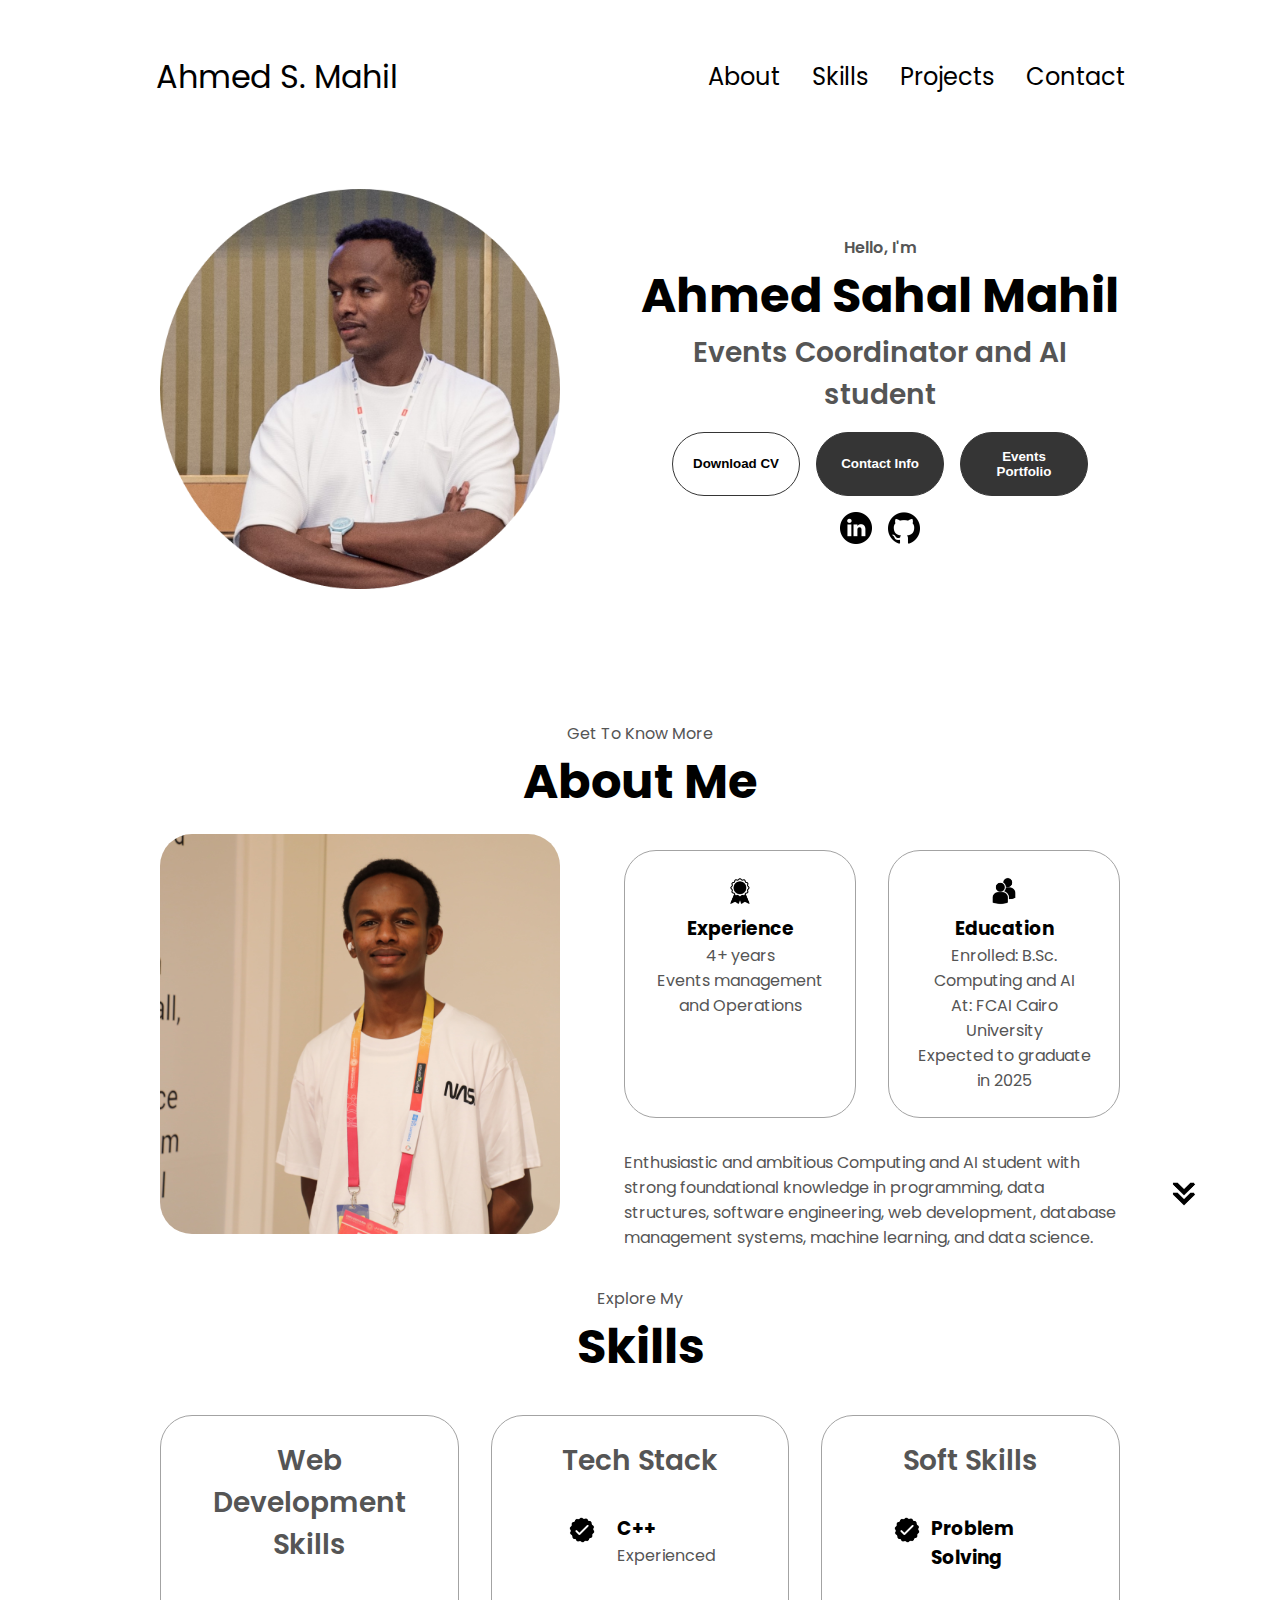
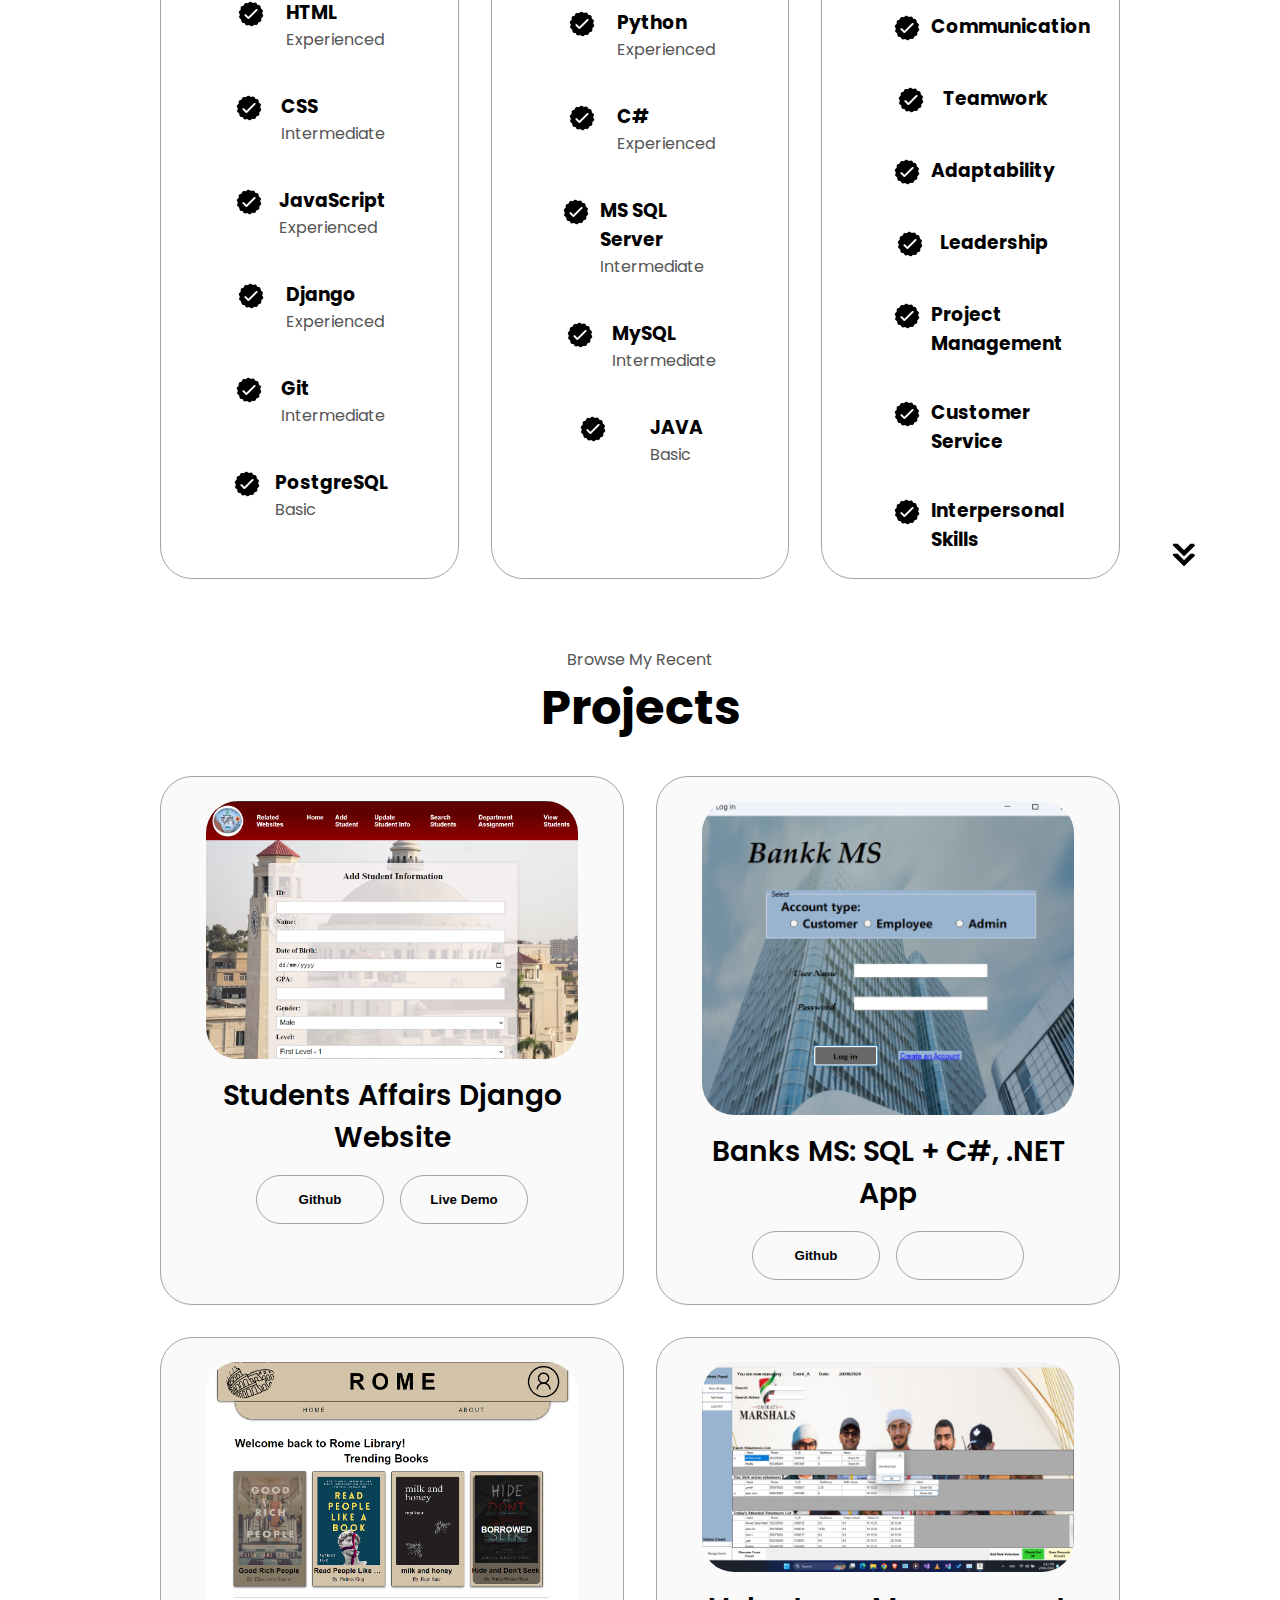
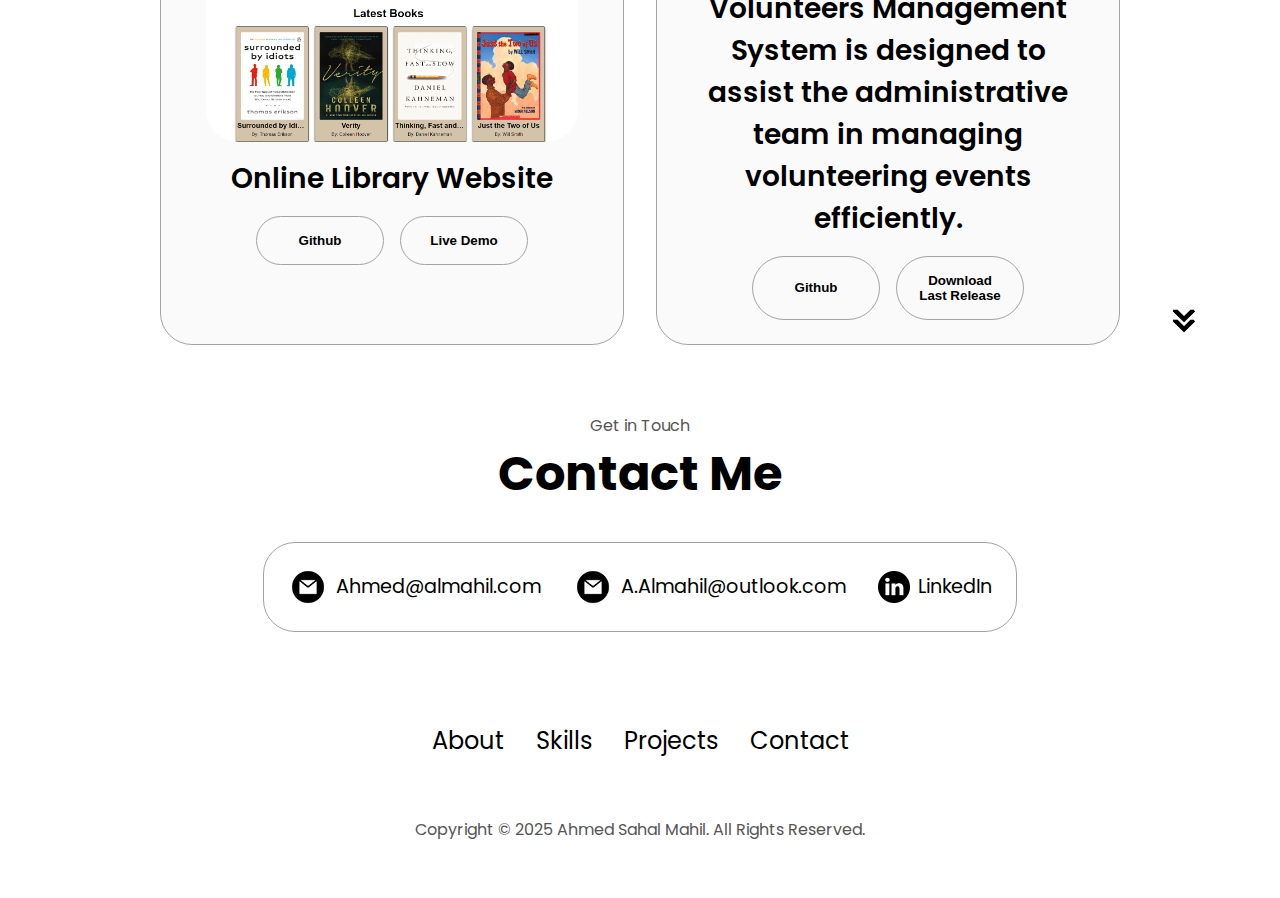
<file: index.html>
<!DOCTYPE html>
<html lang="en">
  <head>
    <meta charset="UTF-8" />
    <meta http-equiv="X-UA-Compatible" content="IE=edge" />
    <meta name="viewport" content="width=device-width, initial-scale=1.0" />
    <title>Ahmed Sahal Portfolio</title>
    <link rel="stylesheet" href="style.css" />
    <link rel="stylesheet" href="mediaqueries.css" />
    <link rel="icon" type="image/png" href="./assets/profile-pic.png">

  </head>
  <body>
    <nav id="desktop-nav">
      <div class="logo">Ahmed S. Mahil</div>
      <div>
        <ul class="nav-links">
          <li><a href="#about">About</a></li>
          <li><a href="#Skills">Skills</a></li>
          <li><a href="#projects">Projects</a></li>
          <li><a href="#contact">Contact</a></li>
        </ul>
      </div>
    </nav>
    <nav id="hamburger-nav">
      <div class="logo">Ahmed S. Mahil</div>
      <div class="hamburger-menu">
        <div class="hamburger-icon" onclick="toggleMenu()">
          <span></span>
          <span></span>
          <span></span>
        </div>
        <div class="menu-links">
          <li><a href="#about" onclick="toggleMenu()">About</a></li>
          <li><a href="#Skills" onclick="toggleMenu()">Skills</a></li>
          <li><a href="#projects" onclick="toggleMenu()">Projects</a></li>
          <li><a href="#contact" onclick="toggleMenu()">Contact</a></li>
        </div>
      </div>
    </nav>


    <section id="profile">
      <div class="section__pic-container">
        <img src="./assets/profile-pic.png" alt="Ahmed Sahal profile picture" />
      </div>
      <div class="section__text">
        <p class="section__text__p1">Hello, I'm</p>
        <h1 class="title">Ahmed Sahal Mahil</h1>
        <p class="section__text__p2">Events Coordinator and AI student</p>
        <div class="btn-container">
          <button
            class="btn btn-color-2"
            onclick="window.open('./assets/Ahmed_Sahal_Mahil_AI_CV.pdf')"
          >
            Download CV
          </button>
          <button class="btn btn-color-1" onclick="location.href='./#contact'">
            Contact Info
          </button>

          <button class="btn btn-color-1" onclick="location.href='Events.html'">
            Events Portfolio
          </button>
        </div>
        <div id="socials-container">
          <img
            src="./assets/linkedin.png"
            alt="My LinkedIn profile"
            class="icon"
            onclick="window.open('https://linkedin.com/in/almahil', '_blank')"
          />
          <img
            src="./assets/github.png"
            alt="My Github profile"
            class="icon"
            onclick="window.open('https://github.com/Almahil249', '_blank')"
            />
        </div>
      </div>
    </section>


    <section id="about">

      <p class="section__text__p1">Get To Know More</p>
      <h1 class="title">About Me</h1>
      <div class="section-container">
        <div class="section__pic-container">
          <img
            src="./assets/about-pic.JPG"
            alt="Profile picture"
            class="about-pic"
          />
        </div>
        <div class="about-details-container">
          <div class="about-containers">
            <div class="details-container">
              <img
                src="./assets/experience.png"
                alt="Experience icon"
                class="icon"
              />
              <h3>Experience</h3>
              <p>4+ years <br />Events management and Operations</p>
            </div>
            <div class="details-container">
              <img
                src="./assets/education.png"
                alt="Education icon"
                class="icon"
              />
              <h3>Education</h3>
              <p>Enrolled: B.Sc. Computing and AI<br />At: FCAI Cairo University<br />Expected to graduate  in 2025</p>
            </div>
          </div>
          <div class="text-container">
            <p>
              Enthusiastic and ambitious Computing and AI student with strong foundational knowledge in programming, 
              data structures, software engineering, web development, database management systems, machine learning, and data science. 
            </p>
          </div>
        </div>
      </div>
      <img
        src="./assets/arrow.png"
        alt="Arrow icon"
        class="icon arrow"
        onclick="location.href='./#Skills'"
      />
    </section>



    <section id="Skills">
      <p class="section__text__p1">Explore My</p>
      <h1 class="title">Skills</h1>
      <div class="experience-details-container">
        <div class="about-containers">

          <div class="details-container">
            <h2 class="experience-sub-title">Web Development Skills</h2>
            <div class="article-container">
              <article>
                <img
                  src="./assets/checkmark.png"
                  alt="Experience icon"
                  class="icon"
                />
                <div>
                  <h3>HTML</h3>
                  <p>Experienced</p>
                </div>
              </article>
              <article>
                <img
                  src="./assets/checkmark.png"
                  alt="Experience icon"
                  class="icon"
                />
                <div>
                  <h3>CSS</h3>
                  <p>Intermediate</p>
                </div>
              </article>
              <article>
                <img
                  src="./assets/checkmark.png"
                  alt="Experience icon"
                  class="icon"
                />
                <div>
                  <h3>JavaScript</h3>
                  <p>Experienced</p>
                </div>
              </article>
              <article>
                <img
                  src="./assets/checkmark.png"
                  alt="Experience icon"
                  class="icon"
                />
                <div>
                  <h3>Django</h3>
                  <p>Experienced</p>
                </div>
              </article>
              <article>
                <img
                  src="./assets/checkmark.png"
                  alt="Experience icon"
                  class="icon"
                />
                <div>
                  <h3>Git</h3>
                  <p>Intermediate</p>
                </div>
              </article>
              <article>
                <img
                  src="./assets/checkmark.png"
                  alt="Experience icon"
                  class="icon"
                />
                <div>
                  <h3>PostgreSQL</h3>
                  <p>Basic</p>
                </div>
              </article>
            </div>
          </div>


          <div class="details-container">
            <h2 class="experience-sub-title">Tech Stack</h2>
            <div class="article-container">
              <article>
                <img
                  src="./assets/checkmark.png"
                  alt="Experience icon"
                  class="icon"
                />
                <div>
                  <h3>C++</h3>
                  <p>Experienced</p>
                </div>
              </article>
              <article>
                <img
                  src="./assets/checkmark.png"
                  alt="Experience icon"
                  class="icon"
                />
                <div>
                  <h3>Python</h3>
                  <p>Experienced</p>
                </div>
              </article>
              <article>
                <img
                  src="./assets/checkmark.png"
                  alt="Experience icon"
                  class="icon"
                />
                <div>
                  <h3>C#</h3>
                  <p>Experienced</p>
                </div>
              </article>
              <article>
                <img
                  src="./assets/checkmark.png"
                  alt="Experience icon"
                  class="icon"
                />
                <div>
                  <h3>MS SQL Server</h3>
                  <p>Intermediate</p>
                </div>
              </article>
              <article>
                <img
                  src="./assets/checkmark.png"
                  alt="Experience icon"
                  class="icon"
                />
                <div>
                  <h3>MySQL</h3>
                  <p>Intermediate</p>
                </div>
              </article>
              <article>
                <img
                  src="./assets/checkmark.png"
                  alt="Experience icon"
                  class="icon"
                />
                <div>
                  <h3>JAVA </h3>
                  <p>Basic</p>
                </div>
              </article>
            </div>
          </div>

          <div class="details-container">
            <h2 class="experience-sub-title">Soft Skills</h2>
            <div class="article-container">
              <article>
                <img
                  src="./assets/checkmark.png"
                  alt="Experience icon"
                  class="icon"
                />
                <div>
                  <h3>Problem Solving</h3>
                </div>
              </article>
              <article>
                <img
                  src="./assets/checkmark.png"
                  alt="Experience icon"
                  class="icon"
                />
                <div>
                  <h3>Communication</h3>
                </div>
              </article>
              <article>
                <img
                  src="./assets/checkmark.png"
                  alt="Experience icon"
                  class="icon"
                />
                <div>
                  <h3>Teamwork</h3>
                </div>
              </article>
              <article>
                <img
                  src="./assets/checkmark.png"
                  alt="Experience icon"
                  class="icon"
                />
                <div>
                  <h3>Adaptability</h3>
                </div>
              </article>
              <article>
                <img
                  src="./assets/checkmark.png"
                  alt="Experience icon"
                  class="icon"
                />
                <div>
                  <h3>Leadership</h3>
                </div>
              </article>
              <article>
                <img
                  src="./assets/checkmark.png"
                  alt="Experience icon"
                  class="icon"
                />
                <div>
                  <h3>Project Management</h3>
                </div>
              </article>
              <article>
                <img
                  src="./assets/checkmark.png"
                  alt="Experience icon"
                  class="icon"
                />
                <div>
                  <h3>Customer Service</h3>
                </div>
              </article>
              <article>
                <img
                  src="./assets/checkmark.png"
                  alt="Experience icon"
                  class="icon"
                />
                <div>
                  <h3>Interpersonal Skills</h3>
                </div>
              </article>
            </div>
          </div>




        </div>
      </div>
      <img
        src="./assets/arrow.png"
        alt="Arrow icon"
        class="icon arrow"
        onclick="location.href='./#projects'"
      />
    </section>



    <section id="projects">
      <p class="section__text__p1">Browse My Recent</p>
      <h1 class="title">Projects</h1>

      <div class="experience-details-container">
        <div class="about-containers" style="flex-wrap: wrap;height: auto;">



          <div class="details-container color-container">
            <div class="article-container">
              <img
                src="./assets/StudentsAffairs.png"
                alt="Students Affairs Website"
                class="project-img"
              />
            </div>
            <h2 class="experience-sub-title project-title">Students Affairs Django Website</h2>
            <div class="btn-container">
              <button
                class="btn btn-color-2 project-btn"
                onclick="window.open('https://github.com/Almahil249/studentsaffairs1', '_blank')"
                >
                Github
              </button>
              <button
                class="btn btn-color-2 project-btn"
                onclick="window.open('https://studentsaffairs.almahil.com/Home.html', '_blank')"
              >
                Live Demo
              </button>
            </div>
          </div>





          <div class="details-container color-container">
            <div class="article-container">
              <img
                src="./assets/BankkMS.png"
                alt="Bankk MS"
                class="project-img"
              />
            </div>
            <h2 class="experience-sub-title project-title">Banks MS: SQL + C#, .NET App</h2>
            <div class="btn-container">
              <button
                class="btn btn-color-2 project-btn"
                onclick="window.open('https://github.com/Almahil249/BankkMS', '_blank')"              >
                Github
              </button>
              <button
                class="btn btn-color-2 project-btn" >
                
              </button>
            </div>
          </div>




          <div class="details-container color-container">
            <div class="article-container">
              <img
                src="./assets/online-library.png"
                alt="Online Library "
                class="project-img"
              />
            </div>
            <h2 class="experience-sub-title project-title">Online Library Website</h2>
            <div class="btn-container">
              <button
                class="btn btn-color-2 project-btn"
                onclick="window.open('https://github.com/Almahil249/Online-Library', '_blank')"              >
                Github
              </button>
              <button
                class="btn btn-color-2 project-btn"
                onclick="window.open('https://library.almahil.com/', '_blank')"
              >
                Live Demo
              </button>
            </div>
          </div>






          
          <div class="details-container color-container">
            <div class="article-container">
              <img
                src="./assets/VOL_MS.png"
                alt="Bankk MS"
                class="project-img"
              />
            </div>
            <h2 class="experience-sub-title project-title">Volunteers Management System is designed to assist the administrative team in managing volunteering events efficiently.</h2>
            <div class="btn-container">
              <button
                class="btn btn-color-2 project-btn"
                onclick="window.open('https://github.com/Almahil249/VOL_MS', '_blank')"              >
                Github
              </button>
              <button
                class="btn btn-color-2 project-btn" 
                onclick="window.open('https://github.com/Almahil249/VOL_MS/releases/download/1.5.1.2/VOL_MS_V1.5.1.2.zip', '_blank')"              >
                Download Last Release
              </button>
            </div>
          </div>







      <img
        src="./assets/arrow.png"
        alt="Arrow icon"
        class="icon arrow"
        onclick="location.href='./#contact'"
      />
    </section>




    <section id="contact">
      <p class="section__text__p1">Get in Touch</p>
      <h1 class="title">Contact Me</h1>
      <div class="contact-info-upper-container">
        <div class="contact-info-container">
          <img
            src="./assets/email.png"
            alt="Email icon"
            class="icon contact-icon email-icon"
          />
          <p><a href="mailto:ahmed@almahil.com">Ahmed@almahil.com</a></p>
        </div>
        <div class="contact-info-container">
          <img
            src="./assets/email.png"
            alt="Email icon"
            class="icon contact-icon email-icon"
          />
          <p><a href="mailto:a.almahil@outlook.com">A.Almahil@outlook.com</a></p>

        </div>
        <div class="contact-info-container">
          <img
            src="./assets/linkedin.png"
            alt="LinkedIn icon"
            class="icon contact-icon"
          />
          <p><a onclick="window.open('https://linkedin.com/in/almahil', '_blank')" >LinkedIn</a></p>
        </div>
      </div>
    </section>



    <footer>
      <nav>
        <div class="nav-links-container">
          <ul class="nav-links">
            <li><a href="#about">About</a></li>
            <li><a href="#Skills">Skills</a></li>
            <li><a href="#projects">Projects</a></li>
            <li><a href="#contact">Contact</a></li>
          </ul>
        </div>
      </nav>
      <p>Copyright &#169; 2025 Ahmed Sahal Mahil. All Rights Reserved.</p>
    </footer>
    <script src="script.js"></script>
    <script>
      window.si = window.si || function () { (window.siq = window.siq || []).push(arguments); };
    </script>
    <script defer src="https://almahil.com/_vercel/speed-insights/script.js"></script>
  </body>
</html>
</file>
<file: style.css>
/* GENERAL */

@import url("https://fonts.googleapis.com/css2?family=Poppins:wght@300;400;500;600&display=swap");

* {
  margin: 0;
  padding: 0;
}

body {
  font-family: "Poppins", sans-serif;
}

html {
  scroll-behavior: smooth;
}

p {
  color: rgb(85, 85, 85);
}

/* TRANSITION */

a,
.btn {
  transition: all 300ms ease;
}

/* DESKTOP NAV */

nav,
.nav-links {
  display: flex;
}

nav {
  justify-content: space-around;
  align-items: center;
  height: 17vh;
}

.nav-links {
  gap: 2rem;
  list-style: none;
  font-size: 1.5rem;
}

a {
  color: black;
  text-decoration: none;
  text-decoration-color: white;
}

a:hover {
  color: grey;
  text-decoration: underline;
  text-underline-offset: 1rem;
  text-decoration-color: rgb(181, 181, 181);
}

.logo {
  font-size: 2rem;
}

.logo:hover {
  cursor: default;
}

/* HAMBURGER MENU */

#hamburger-nav {
  display: none;
}

.hamburger-menu {
  position: relative;
  display: inline-block;
}

.hamburger-icon {
  display: flex;
  flex-direction: column;
  justify-content: space-between;
  height: 24px;
  width: 30px;
  cursor: pointer;
}

.hamburger-icon span {
  width: 100%;
  height: 2px;
  background-color: black;
  transition: all 0.3 ease-in-out;
}

.menu-links {
  position: absolute;
  top: 100%;
  right: 0;
  background-color: white;
  width: fit-content;
  max-height: 0;
  overflow: hidden;
  transition: all 0.3 ease-in-out;
}

.menu-links a {
  display: block;
  padding: 10px;
  text-align: center;
  font-size: 1.5rem;
  color: black;
  text-decoration: none;
  transition: all 0.3 ease-in-out;
}

.menu-links li {
  list-style: none;
}

.menu-links.open {
  max-height: 300px;
}

.hamburger-icon.open span:first-child {
  transform: rotate(45deg) translate(10px, 5px);
}

.hamburger-icon.open span:nth-child(2) {
  opacity: 0;
}

.hamburger-icon.open span:last-child {
  transform: rotate(-45deg) translate(10px, -5px);
}

.hamburger-icon span:first-child {
  transform: none;
}

.hamburger-icon span:first-child {
  opacity: 1;
}

.hamburger-icon span:first-child {
  transform: none;
}

/* SECTIONS */

section {
  padding-top: 4vh;
  /*height: 96vh;*/
  height: auto;

  margin: 0 10rem;
  box-sizing: border-box;
  min-height: fit-content;
}

.section-container {
  display: flex;

}

/* PROFILE SECTION */

#profile {
  display: flex;
  justify-content: center;
  gap: 5rem;
  height: 80vh;
}

.section__pic-container {
  display: flex;
  height: 400px;
  width: 400px;
  margin: auto 0;
}

.section__text {
  align-self: center;
  text-align: center;
}

.section__text p {
  font-weight: 600;
}

.section__text__p1 {
  text-align: center;
}

.section__text__p2 {
  font-size: 1.75rem;
  margin-bottom: 1rem;
}

.title {
  font-size: 3rem;
  text-align: center;
}

#socials-container {
  display: flex;
  justify-content: center;
  margin-top: 1rem;
  gap: 1rem;
}

/* ICONS */

.icon {
  cursor: pointer;
  height: 2rem;
}

/* BUTTONS */

.btn-container {
  display: flex;
  justify-content: center;
  gap: 1rem;
}

.btn {
  font-weight: 600;
  transition: all 300ms ease;
  padding: 1rem;
  width: 8rem;
  border-radius: 2rem;
}

.btn-color-1,
.btn-color-2 {
  border: rgb(53, 53, 53) 0.1rem solid;
}

.btn-color-1:hover,
.btn-color-2:hover {
  cursor: pointer;
}

.btn-color-1,
.btn-color-2:hover {
  background: rgb(53, 53, 53);
  color: white;
}

.btn-color-1:hover {
  background: rgb(0, 0, 0);
}

.btn-color-2 {
  background: none;
}

.btn-color-2:hover {
  border: rgb(255, 255, 255) 0.1rem solid;
}

.btn-container {
  gap: 1rem;
}

/* ABOUT SECTION */

#about {
  position: relative;
}

.about-containers {
  gap: 2rem;
  margin-bottom: 2rem;
  margin-top: 2rem;
}

.about-details-container {
  justify-content: center;
  flex-direction: column;
}

.about-containers,
.about-details-container {
  display: flex;
}

.about-pic {
  border-radius: 2rem;
}

.arrow {
  position: absolute;
  right: -5rem;
  bottom: 2.5rem;
}

.details-container {
  padding: 1.5rem;
  flex: 1;
  background: white;
  border-radius: 2rem;
  border: rgb(53, 53, 53) 0.1rem solid;
  border-color: rgb(163, 163, 163);
  text-align: center;
}

.section-container {
  gap: 4rem;
  height: 80%;
}

.section__pic-container {
  height: 400px;
  width: 400px;
  margin: auto 0;
}

/* EXPERIENCE SECTION */

#experience {
  position: relative;
}
#Skills {
  position: relative;
}

.experience-sub-title {
  color: rgb(85, 85, 85);
  font-weight: 600;
  font-size: 1.75rem;
  margin-bottom: 2rem;
}

.experience-details-container {
  display: flex;
  justify-content: center;
  flex-direction: column;
}

.article-container {
  display: flex;
  text-align: initial;
  flex-wrap: wrap;
  flex-direction: row;
  gap: 2.5rem;
  justify-content: space-around;
}

article {
  display: flex;
  width: 10rem;
  justify-content: space-around;
  gap: 0.5rem;
}

article .icon {
  cursor: default;
}

/* PROJECTS, Events SECTION */

#projects {
  position: relative;
}
#Events {
  position: relative;
}

.color-container {
  border-color: rgb(163, 163, 163);
  background: rgb(250, 250, 250);
}

.project-img {
  border-radius: 2rem;
  width: 90%;
  height: 90%;
}

.project-title {
  margin: 1rem;
  color: black;
}

.project-btn {
  color: black;
  border-color: rgb(163, 163, 163);
}

/* CONTACT */

#contact {
  display: flex;
  justify-content: center;
  flex-direction: column;
  height: 70vh;
}

.contact-info-upper-container {
  display: flex;
  justify-content: center;
  border-radius: 2rem;
  border: rgb(53, 53, 53) 0.1rem solid;
  border-color: rgb(163, 163, 163);
  background: (250, 250, 250);
  margin: 2rem auto;
  padding: 0.5rem;
}

.contact-info-container {
  display: flex;
  align-items: center;
  justify-content: center;
  gap: 0.5rem;
  margin: 1rem;
}

.contact-info-container p {
  font-size: larger;
}

.contact-icon {
  cursor: default;
}

.email-icon {
  height: 2.5rem;
}

/* FOOTER SECTION */

footer {
  height: 26vh;
  margin: 0 1rem;
}

footer p {
  text-align: center;
}




.carousel-wrapper {
  width: 90%;
  max-width: 900px;
  aspect-ratio: 16/9;
  overflow: hidden;
  margin: 0 2rem;
  position: relative;
  justify-self: center;
}

.slide {
  width: 100%;
  height: 100%;
  border-radius: 12px;
  position: absolute;
  transition: transform 300ms ease-out;
}

.slide img {
  width: 100%;
  height: 100%;
  object-fit: cover;
  border-radius: inherit;
}

.carousel-wrapper .btn1 {
  font-size: 2rem;
  background: rgba(0, 0, 0, 0.7);
  color: #00c2d8;
  padding: 8px 10px;
  border-radius: 50%;
  border: none;
  margin: 10px;
  position: absolute;
  transform: translateY(-50%);
  cursor: pointer;
}
.carousel-wrapper .btn1:hover {
  background: rgba(0, 0, 0, 1);
}

.btn1.previous {
  top: 50%;
  left: 0;
}
.btn1.next {
  top: 50%;
  right: 0;
}
</file>
<file: mediaqueries.css>
@media screen and (max-width: 1400px) {
  #profile {
    height: auto;
    margin-bottom: 6rem;
  }
  .about-containers {
    flex-wrap: wrap;
  }
  #contact,#Events,
  #projects {
    height: fit-content;
  }
}

@media screen and (max-width: 1200px) {
  #desktop-nav {
    display: none;
  }
  #hamburger-nav {
    display: flex;
  }
  #Skills,
  .experience-details-container {
    margin-top: 2rem;
  }
  #profile,
  .section-container {
    display: block;
  }
  .arrow {
    display: none;
  }
  section,
  .section-container {
    height: fit-content;
  }
  section {
    margin: 0 5%;
  }
  .section__pic-container {
    width: 275px;
    height: 275px;
    margin: 0 auto 2rem;
  }
  .about-containers {
    margin-top: 0;
  }
}

@media screen and (max-width: 600px) {
  #contact,
  footer {
    height: 40vh;
  }
  #profile {
    height: auto;
    margin-bottom: 0;
  }
  article {
    font-size: 1rem;
  }
  footer nav {
    height: fit-content;
    margin-bottom: 2rem;
  }
  .about-containers,
  .contact-info-upper-container,
  .btn-container {
    flex-wrap: wrap;
  }
  .contact-info-container {
    margin: 0;
  }
  .contact-info-container p,
  .nav-links li a {
    font-size: 1rem;
  }
  .experience-sub-title {
    font-size: 1.25rem;
  }
  .logo {
    font-size: 1.5rem;
  }
  .nav-links {
    flex-direction: column;
    gap: 0.5rem;
    text-align: center;
  }
  .section__pic-container {
    width: auto;
    height: 46vw;
    justify-content: center;
  }
  .section__text__p2 {
    font-size: 1.25rem;
  }
  .title {
    font-size: 2rem;
  }
  .text-container {
    text-align: justify;
  }
}
</file>
